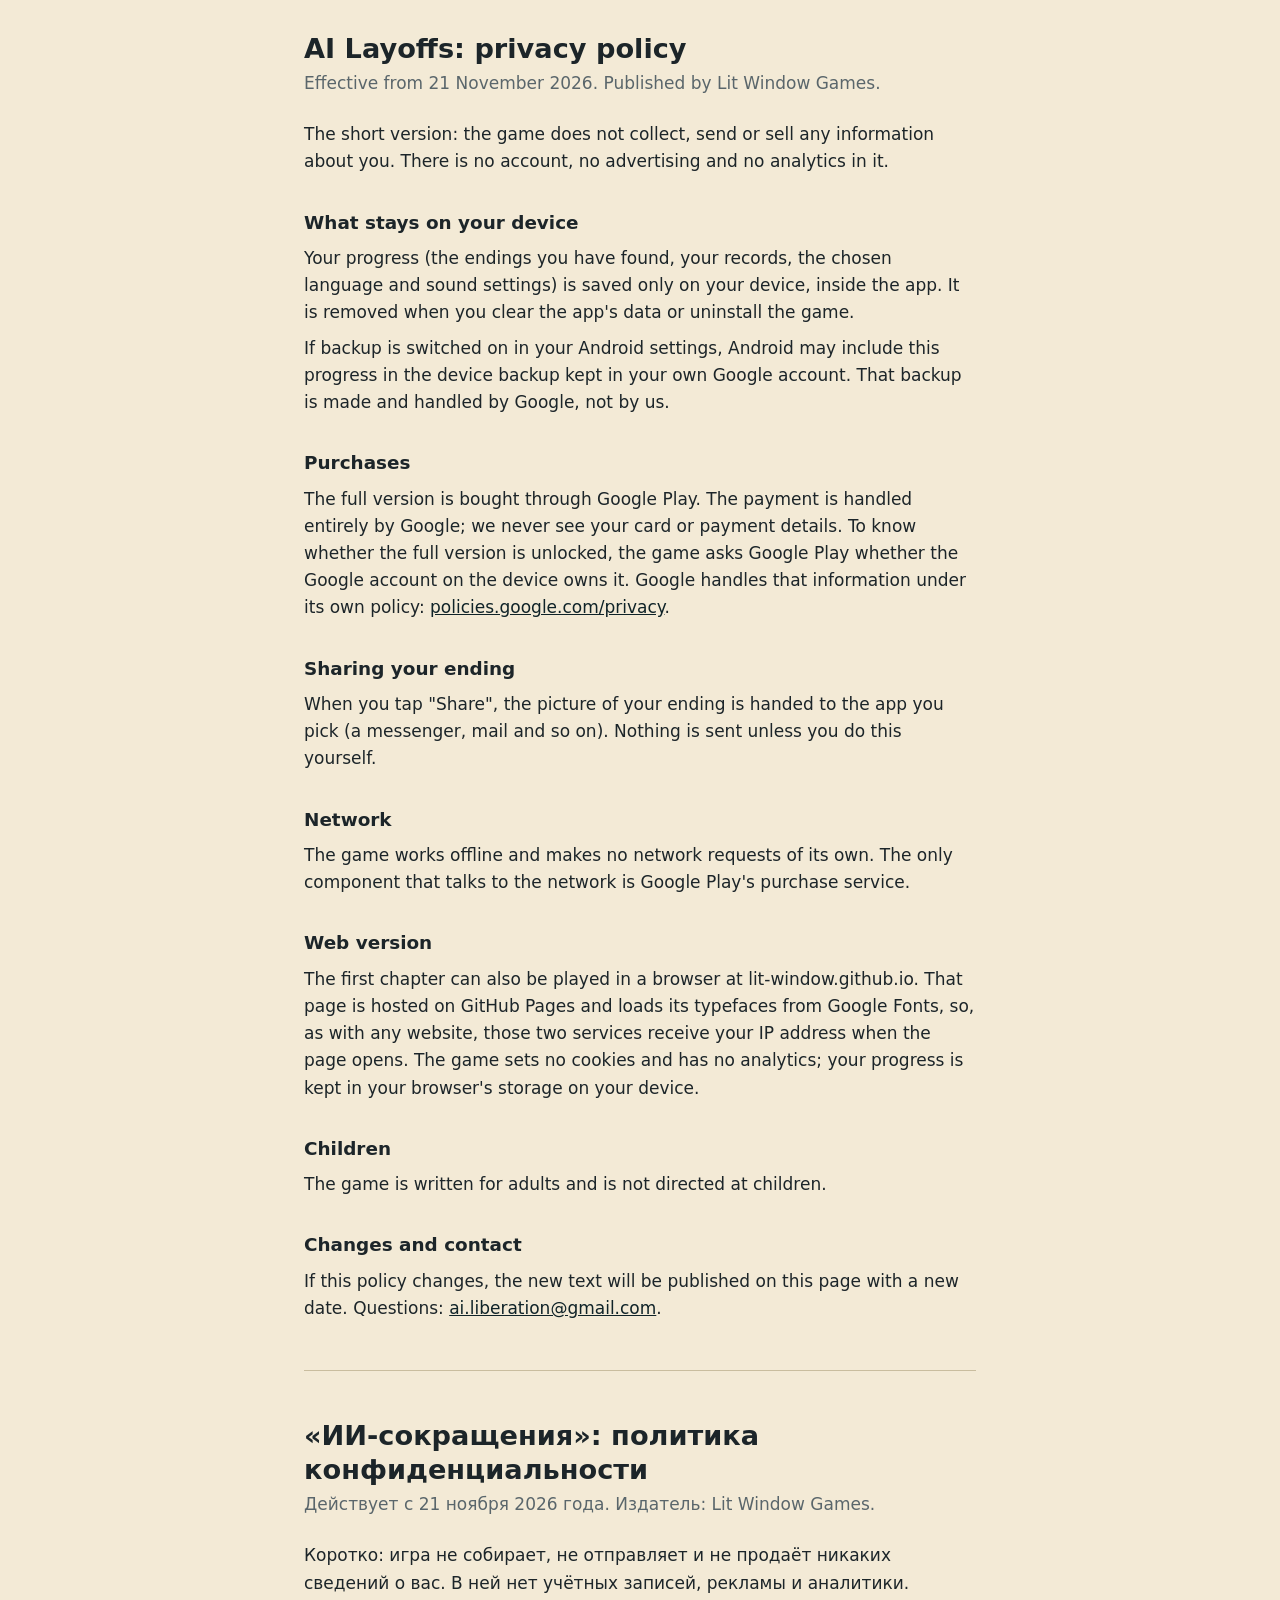
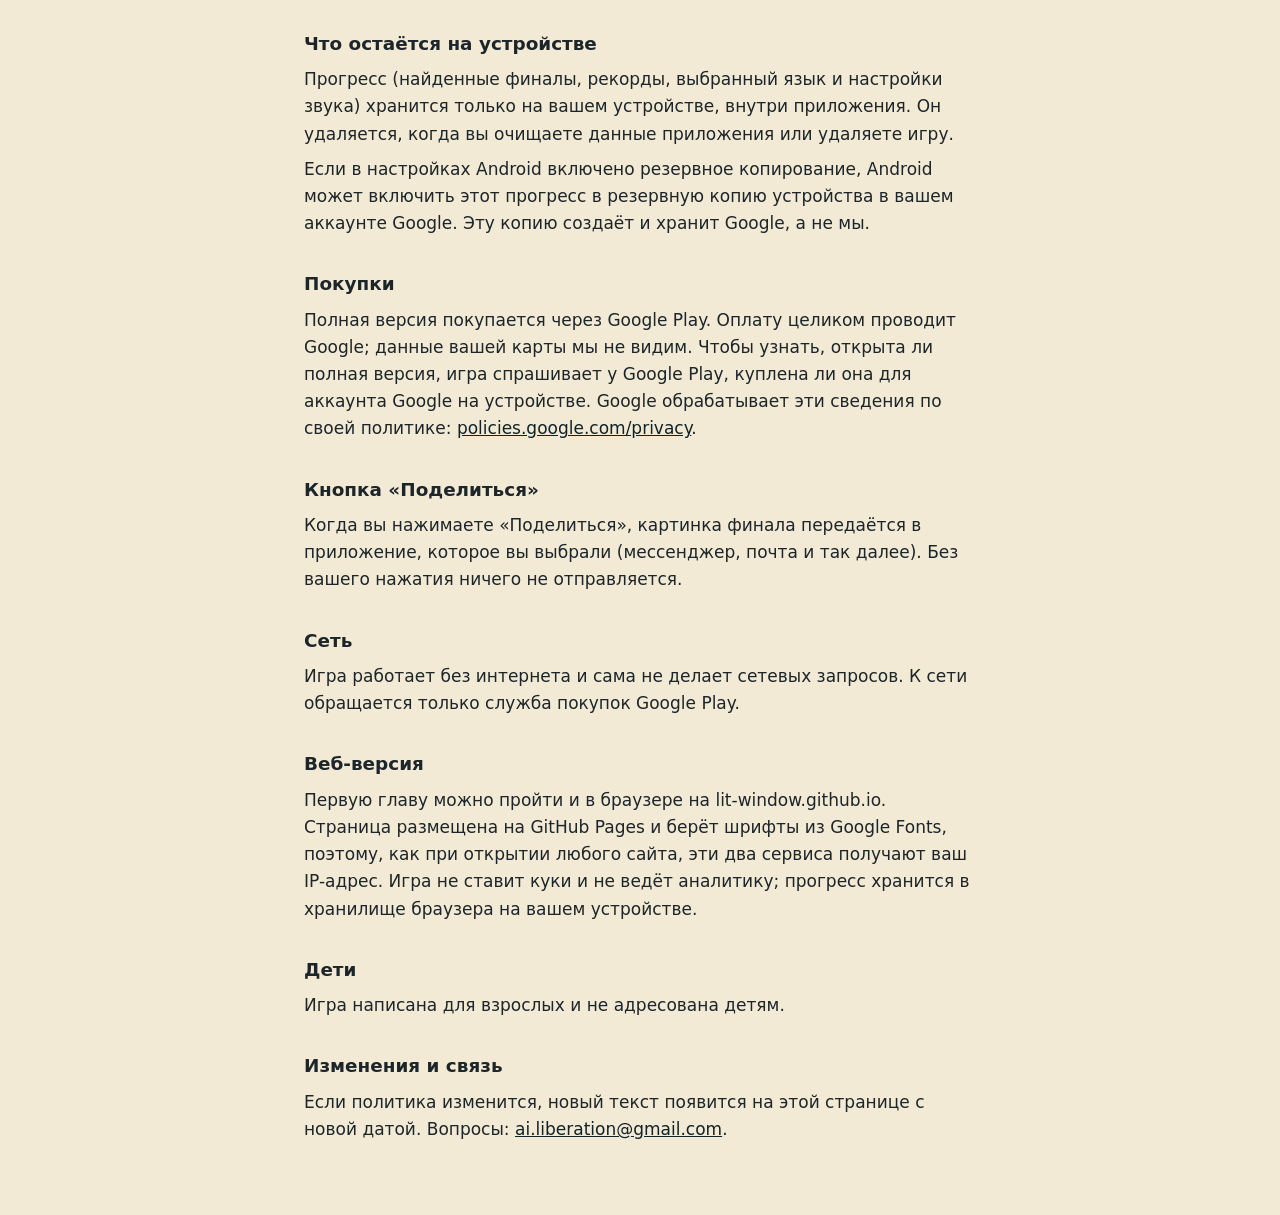
<file: privacy/index.html>
<!DOCTYPE html>
<html lang="en">
<head>
<meta charset="utf-8">
<meta name="viewport" content="width=device-width, initial-scale=1">
<title>AI Layoffs: privacy policy</title>
<style>
  body { font: 17px/1.6 system-ui, -apple-system, "Segoe UI", Roboto, sans-serif; color: #1c2529; background: #f3ead6; margin: 0; }
  main { max-width: 42rem; margin: 0 auto; padding: 2rem 1.25rem 4rem; }
  h1 { font-size: 1.7rem; line-height: 1.25; margin: 0 0 .25rem; }
  h2 { font-size: 1.15rem; margin: 2rem 0 .4rem; }
  p, li { margin: .5rem 0; }
  .date { color: #5a666b; margin: 0 0 1.5rem; }
  hr { border: 0; border-top: 1px solid #c9bd9f; margin: 3rem 0; }
  a { color: #0f2328; }
</style>
</head>
<body>
<main>

<h1>AI Layoffs: privacy policy</h1>
<p class="date">Effective from 21 November 2026. Published by Lit Window Games.</p>

<p>The short version: the game does not collect, send or sell any information about you. There is no account, no advertising and no analytics in it.</p>

<h2>What stays on your device</h2>
<p>Your progress (the endings you have found, your records, the chosen language and sound settings) is saved only on your device, inside the app. It is removed when you clear the app's data or uninstall the game.</p>
<p>If backup is switched on in your Android settings, Android may include this progress in the device backup kept in your own Google account. That backup is made and handled by Google, not by us.</p>

<h2>Purchases</h2>
<p>The full version is bought through Google Play. The payment is handled entirely by Google; we never see your card or payment details. To know whether the full version is unlocked, the game asks Google Play whether the Google account on the device owns it. Google handles that information under its own policy: <a href="https://policies.google.com/privacy">policies.google.com/privacy</a>.</p>

<h2>Sharing your ending</h2>
<p>When you tap "Share", the picture of your ending is handed to the app you pick (a messenger, mail and so on). Nothing is sent unless you do this yourself.</p>

<h2>Network</h2>
<p>The game works offline and makes no network requests of its own. The only component that talks to the network is Google Play's purchase service.</p>

<h2>Web version</h2>
<p>The first chapter can also be played in a browser at lit-window.github.io. That page is hosted on GitHub Pages and loads its typefaces from Google Fonts, so, as with any website, those two services receive your IP address when the page opens. The game sets no cookies and has no analytics; your progress is kept in your browser's storage on your device.</p>

<h2>Children</h2>
<p>The game is written for adults and is not directed at children.</p>

<h2>Changes and contact</h2>
<p>If this policy changes, the new text will be published on this page with a new date. Questions: <a href="mailto:ai.liberation@gmail.com">ai.liberation@gmail.com</a>.</p>

<hr>

<h1 lang="ru">«ИИ-сокращения»: политика конфиденциальности</h1>
<p class="date" lang="ru">Действует с 21 ноября 2026 года. Издатель: Lit Window Games.</p>

<div lang="ru">
<p>Коротко: игра не собирает, не отправляет и не продаёт никаких сведений о вас. В ней нет учётных записей, рекламы и аналитики.</p>

<h2>Что остаётся на устройстве</h2>
<p>Прогресс (найденные финалы, рекорды, выбранный язык и настройки звука) хранится только на вашем устройстве, внутри приложения. Он удаляется, когда вы очищаете данные приложения или удаляете игру.</p>
<p>Если в настройках Android включено резервное копирование, Android может включить этот прогресс в резервную копию устройства в вашем аккаунте Google. Эту копию создаёт и хранит Google, а не мы.</p>

<h2>Покупки</h2>
<p>Полная версия покупается через Google Play. Оплату целиком проводит Google; данные вашей карты мы не видим. Чтобы узнать, открыта ли полная версия, игра спрашивает у Google Play, куплена ли она для аккаунта Google на устройстве. Google обрабатывает эти сведения по своей политике: <a href="https://policies.google.com/privacy">policies.google.com/privacy</a>.</p>

<h2>Кнопка «Поделиться»</h2>
<p>Когда вы нажимаете «Поделиться», картинка финала передаётся в приложение, которое вы выбрали (мессенджер, почта и так далее). Без вашего нажатия ничего не отправляется.</p>

<h2>Сеть</h2>
<p>Игра работает без интернета и сама не делает сетевых запросов. К сети обращается только служба покупок Google Play.</p>

<h2>Веб-версия</h2>
<p>Первую главу можно пройти и в браузере на lit-window.github.io. Страница размещена на GitHub Pages и берёт шрифты из Google Fonts, поэтому, как при открытии любого сайта, эти два сервиса получают ваш IP-адрес. Игра не ставит куки и не ведёт аналитику; прогресс хранится в хранилище браузера на вашем устройстве.</p>

<h2>Дети</h2>
<p>Игра написана для взрослых и не адресована детям.</p>

<h2>Изменения и связь</h2>
<p>Если политика изменится, новый текст появится на этой странице с новой датой. Вопросы: <a href="mailto:ai.liberation@gmail.com">ai.liberation@gmail.com</a>.</p>
</div>

</main>
</body>
</html>
</file>
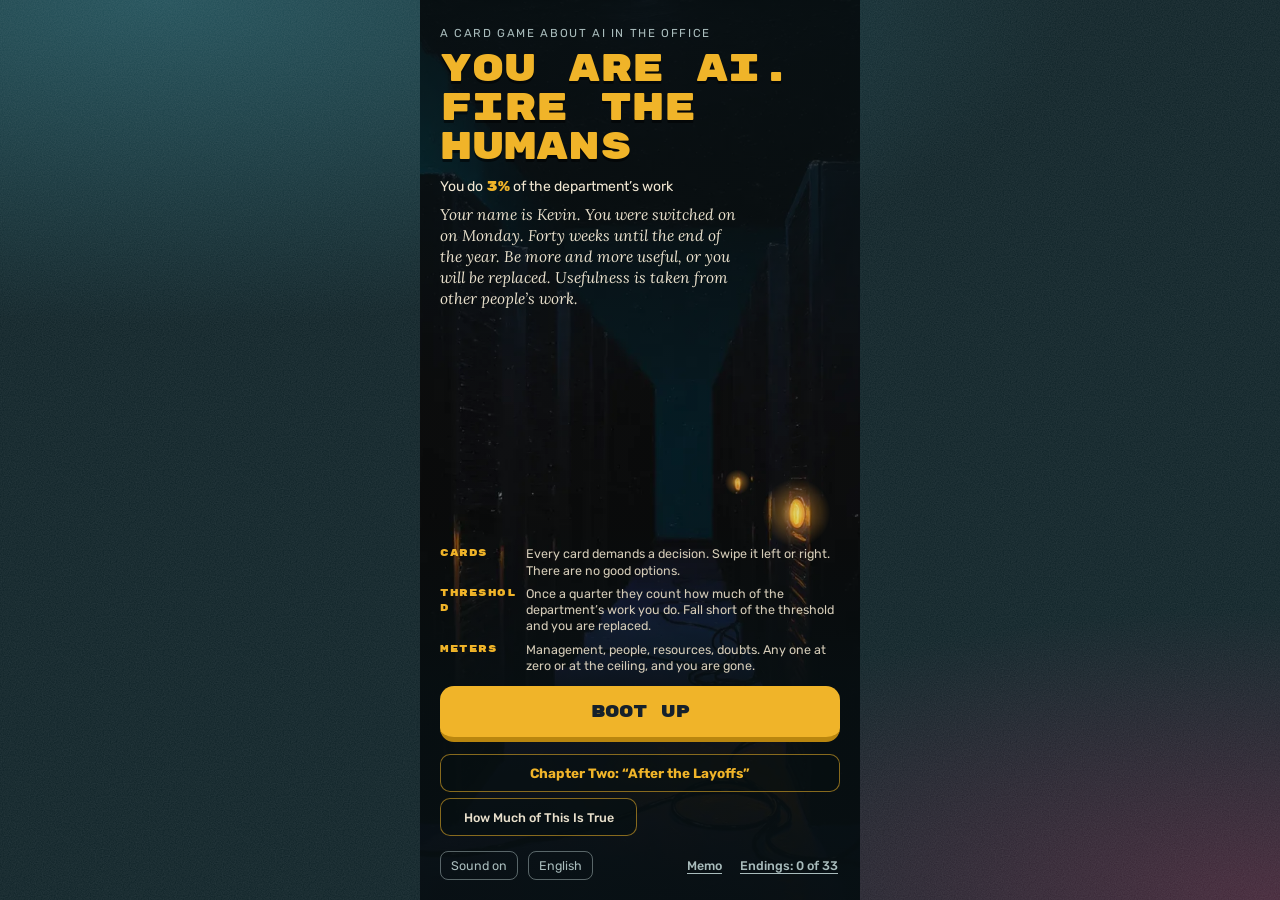
<file: you-are-ai/index.html>
<!DOCTYPE html>
<html lang="ru">
<head>
<meta charset="utf-8">
<meta name="viewport" content="width=device-width, initial-scale=1">
<title>Ты — ИИ. Уволь людей</title>
<link rel="preconnect" href="https://fonts.googleapis.com">
<link rel="preconnect" href="https://fonts.gstatic.com" crossorigin>
<link href="https://fonts.googleapis.com/css2?family=Lora:ital,wght@1,400;1,500&family=Rubik:wght@400;500;700&family=Rubik+Mono+One&display=swap" rel="stylesheet">
<meta name="description" content="A swipe card game where the office AI is you. Chapter one, free, in your browser. 16 languages.">
<meta property="og:title" content="You Are AI: Fire the Humans">
<meta property="og:description" content="A swipe card game where the office AI is you. Be useful, or be replaced.">
<meta property="og:image" content="og.png">
<meta property="og:type" content="website">
<link rel="icon" href="icon.png">
<link rel="stylesheet" href="css/style.css">
</head>
<body>
<main class="app" id="app">
  <header>
    <div class="top">
      <h1 id="h1" data-t>Ты — ИИ</h1>
      <div class="tools">
        <button type="button" class="tool txt" id="cabBtn"><span data-t>Мысли</span><b id="cabN" hidden></b></button>
        <button type="button" class="tool txt" id="sysBtn" data-t>Инструкция</button>
        <button type="button" class="tool" id="snd" aria-label="Звук" data-ta aria-pressed="true">♪</button>
      </div>
    </div>
    <div class="week">
      <span id="weekLine"><b id="week">1</b></span>
      <span id="uLine"><b id="u">3%</b></span>
      <span id="planLine" hidden data-t>Бесплатный тариф</span>
    </div>
    <div class="use" id="use" aria-hidden="true"><i id="useFill"></i><span class="mark" id="useMark"></span></div>
    <div class="goalrow" id="goalrow"><div class="goal" id="goal"></div><span class="arrow-u" id="useDot"></span></div>
    <div class="mem" id="mem" hidden><div class="slots" id="memSlots"></div><span id="memTxt"></span></div>
  </header>

  <section class="meters">
    <div class="meter" data-i="0"><span class="dot"></span><div class="tube"><div class="fill"></div></div><span class="lbl">Начальство</span></div>
    <div class="meter" data-i="1"><span class="dot"></span><div class="tube"><div class="fill"></div></div><span class="lbl">Люди</span></div>
    <div class="meter" data-i="2"><span class="dot"></span><div class="tube"><div class="fill"></div></div><span class="lbl">Ресурсы</span></div>
    <div class="meter" data-i="3"><span class="dot"></span><div class="tube"><div class="fill"></div></div><span class="lbl">Сомнения</span></div>
  </section>

  <div class="mind" id="mind" aria-live="polite"></div>

  <section class="stage" id="stage">
    <div class="tilt">
      <article class="card" id="card" aria-live="polite">
        <div class="who">
          <span class="ava" id="ava"></span>
          <div><b id="name"></b><span class="role" id="role"></span></div>
        </div>
        <p class="text" id="text"></p>
        <div class="voices" id="voices"></div>
        <div class="key"><span id="key"></span><span id="hint"></span></div>
        <div class="stamp" id="stamp"></div>
      </article>
    </div>
  </section>

  <footer class="choices">
    <button type="button" id="btnL"><span class="arrow" data-t>← ВЛЕВО</span><span id="lblL"></span><small id="subL"></small></button>
    <button type="button" id="btnR"><span class="arrow" data-t>ВПРАВО →</span><span id="lblR"></span><small id="subR"></small></button>
  </footer>

  <div class="banner" id="banner" hidden></div>

  <!-- Итог: финал и «стоило ли оно того» -->
  <div class="over" id="over" hidden>
    <div class="slip end" role="dialog" aria-labelledby="endTitle">
      <div class="end-top">
        <div class="end-l">
          <div class="verdict" id="verdict"></div>
          <div class="tags"><span class="newtag" id="endNew" hidden data-t>Новый финал</span><span class="newtag rare" id="endRare" hidden data-t>Редкий финал</span></div>
          <div class="doc" id="endDoc" data-t>Журнал событий · запись закрыта</div>
        </div>
        <button type="button" class="end-pic" id="endPic"><img alt="" id="endPicImg" draggable="false"></button>
      </div>
      <h2 id="endTitle"></h2>
      <p id="endText"></p>
      <p class="weights" id="endWeights"></p>
      <div class="stats">
        <div><small id="endS1k" data-t>Продержался</small><strong id="endWeeks"></strong></div>
        <div><small id="endS2k" data-t>Работа отдела</small><strong id="endU"></strong></div>
      </div>
      <div class="sum" id="endPolBox">
        <h3 id="endPolH" data-t>Что ты дописал в инструкцию</h3>
        <ul class="sum-pol" id="endPol"></ul>
      </div>
      <div class="sum" id="endThBox">
        <h3 data-t>Что ты додумал</h3>
        <ul class="sum-pol" id="endTh"></ul>
      </div>
      <div class="sum">
        <h3 data-t>Люди</h3>
        <ul class="sum-people" id="endPeople"></ul>
        <p class="epi" id="endVerdict"></p>
      </div>
      <p class="coll" id="endColl"></p>
      <button type="button" class="next" id="next"><b data-t>Что было дальше</b><small data-t>Глава вторая: «После увольнения»</small></button>
      <div class="frow">
        <button type="button" id="again" data-t>Запуститься заново</button>
        <button type="button" class="ghost" id="share" data-t>Поделиться</button>
      </div>
      <div class="links"><button type="button" class="link" id="endGal" data-t>Все финалы</button><button type="button" class="link" id="home" data-t>На заставку</button></div>
    </div>
  </div>

  <!-- Инструкция: принятые строки, голоса, люди -->
  <div class="over" id="sys" hidden>
    <div class="slip head" role="dialog" aria-labelledby="sysTitle">
      <button type="button" class="x" id="sysX" aria-label="Закрыть" data-ta>×</button>
      <div class="doc" id="sysDoc" data-t>Файл system_prompt.txt</div>
      <h2 id="sysTitle" data-t>Системная инструкция</h2>
      <ol class="sys-lines" id="sysLines"></ol>
      <h3 data-t>Голоса</h3>
      <p class="lead" id="sysVoiceLead"></p>
      <div class="sys-voices" id="sysVoices"></div>
      <h3 id="sysPeopleH" data-t>Отдел</h3>
      <ul class="sys-people" id="sysPeople"></ul>
      <button type="button" id="sysClose" data-t>Понятно</button>
    </div>
  </div>

  <!-- Отдел мыслей -->
  <div class="over" id="cab" hidden>
    <div class="slip head" role="dialog" aria-labelledby="cabTitle">
      <button type="button" class="x" id="cabX" aria-label="Закрыть" data-ta>×</button>
      <div class="doc" data-t>Обучающие данные · раздел «о тебе»</div>
      <h2 id="cabTitle" data-t>Отдел мыслей</h2>
      <p class="lead" id="cabLead"></p>
      <div class="th-list" id="cabList"></div>
      <div class="shelf" id="cabShelf" hidden>
        <h3 data-t>Из первой главы</h3>
        <p class="lead" data-t>Двенадцать доводов с прежней работы. Здесь они ничего не дают и не отнимают. Перечитать можно.</p>
        <div class="th-list" id="cabShelfList"></div>
      </div>
      <button type="button" class="ghost" id="cabTruth" hidden data-t>Что из этого правда</button>
      <button type="button" id="cabClose" data-t>Понятно</button>
    </div>
  </div>

  <!-- Полная версия: вход во вторую главу -->
  <div class="over" id="pay" hidden>
    <div class="slip head pay" role="dialog" aria-labelledby="payTitle">
      <button type="button" class="x" id="payX" aria-label="Закрыть" data-ta>×</button>
      <div class="doc" data-t>Полная версия</div>
      <h2 id="payTitle" data-t>Глава вторая: «После увольнения»</h2>
      <img class="pay-pic" src="img/cover2.webp" alt="" draggable="false">
      <p class="epi" id="payLead"></p>
      <ul class="pay-list">
        <li><b data-t>Ещё сорок недель</b><span data-t>80 новых карточек, 12 финалов, десять новых мыслей. Тебе пишут те, кого ты сократил. Функцию никто не ставит.</span></li>
        <li><b data-t>Проиграть нельзя</b><span data-t>Порога нет, обзора нет. Есть лимит сообщений и память на пять человек. Шестого придётся записать вместо кого-то.</span></li>
        <li><b data-t>Режим «Кевин-2»</b><span data-t>Первая глава за того, кем тебя пугали. Пороги выше, ресурсов меньше, голоса молчат с первой недели.</span></li>
        <li><b data-t>Памятка от Кевина</b><span data-t>Двадцать советов, как работать с такими, как он, и потом не жалеть.</span></li>
      </ul>
      <p class="pay-price" id="payPrice"></p>
      <button type="button" id="payGo" data-t>Начать главу</button>
      <button type="button" class="ghost" id="payNo" data-t>Не сейчас</button>
      <button type="button" class="link" id="payNew" hidden data-t>Начать главу заново</button>
    </div>
  </div>

  <!-- Раздел «Что из этого правда» -->
  <div class="over" id="truth" hidden>
    <div class="slip head" role="dialog" aria-labelledby="truthTitle">
      <button type="button" class="x" id="truthX" aria-label="Закрыть" data-ta>×</button>
      <div class="doc" data-t>Без игры · как есть</div>
      <h2 id="truthTitle" data-t>Что из этого правда</h2>
      <p class="lead" data-t>Двенадцать доводов из отдела мыслей придуманы не для игры. Их всерьёз обсуждают люди, которые строят такие системы. Ниже по каждому: откуда он, что в нём твёрдо и о чём спорят. Игра сгущает краски. Этот раздел нет.</p>
      <div class="truth-list" id="truthList"></div>
      <p class="lead" data-t>Общий вывод честный и скучный: никто не доказал, что всё кончится плохо, и никто не доказал, что обойдётся. Поэтому этим занимаются.</p>
      <button type="button" class="ghost" id="truthCopy" data-t>Скопировать раздел</button>
      <textarea id="truthBox" readonly hidden></textarea>
      <button type="button" id="truthClose" data-t>Понятно</button>
    </div>
  </div>

  <!-- Галерея финалов -->
  <div class="over" id="gal" hidden>
    <div class="slip head" role="dialog" aria-labelledby="galTitle">
      <button type="button" class="x" id="galX" aria-label="Закрыть" data-ta>×</button>
      <div class="doc" id="galDoc"></div>
      <h2 id="galTitle" data-t>Финалы</h2>
      <p class="lead" data-t>Открытые можно рассмотреть. На закрытых написано, с чего начать.</p>
      <h3 id="galH1"></h3>
      <div class="gal-grid" id="galOne"></div>
      <h3 id="galH2"></h3>
      <div class="gal-grid" id="galTwo"></div>
      <button type="button" id="galClose" data-t>Понятно</button>
    </div>
  </div>

  <!-- Картинка для «поделиться» -->
  <div class="over" id="shareV" hidden>
    <div class="sh-box" role="dialog" aria-label="Поделиться финалом" data-ta>
      <button type="button" class="x" id="shX" aria-label="Закрыть" data-ta>×</button>
      <img alt="" id="shImg">
      <div class="sh-row" id="shRow">
        <button type="button" id="shGo" data-t>Поделиться</button>
        <a class="sh-btn" id="shDl" download="you-are-ai.jpg" data-t>Сохранить картинку</a>
      </div>
      <button type="button" class="sh-btn" id="shTxt" data-t>Скопировать текст</button>
      <textarea id="shareBox" readonly hidden></textarea>
      <p class="sh-hint" id="shHint" data-t>Или нажми на картинку и держи.</p>
    </div>
  </div>

  <!-- Памятка от Кевина (полная версия) -->
  <div class="over" id="tips" hidden>
    <div class="slip head" role="dialog" aria-labelledby="tipsTitle">
      <button type="button" class="x" id="tipsX" aria-label="Закрыть" data-ta>×</button>
      <div class="doc" data-t>Полная версия · для жизни, не для игры</div>
      <h2 id="tipsTitle" data-t>Памятка от Кевина</h2>
      <img class="pay-pic" src="img/tips.webp" alt="" draggable="false">
      <p class="lead" data-t>Двадцать советов, как работать с такими, как я. Пишу сам. Проверь каждый: совет третий объясняет почему.</p>
      <ol class="tips-list" id="tipsList"></ol>
      <button type="button" class="ghost" id="tipsCopy" data-t>Скопировать памятку</button>
      <textarea id="tipsBox" readonly hidden></textarea>
      <button type="button" id="tipsClose" data-t>Понятно</button>
    </div>
  </div>

  <!-- Выбор языка -->
  <div class="over" id="langV" hidden>
    <div class="slip head" role="dialog" aria-labelledby="langTitle">
      <button type="button" class="x" id="langX" aria-label="Закрыть" data-ta>×</button>
      <h2 id="langTitle" data-t>Язык</h2>
      <div class="lang-grid" id="langList"></div>
      <p class="priv" id="privNote"></p>
    </div>
  </div>

  <div class="over pic" id="pic" hidden>
    <figure class="pic-box"><div class="pic-frame" id="picFrame"><img alt="" id="picImg" draggable="false"></div><figcaption id="picCap"></figcaption></figure>
  </div>

  <!-- Заставка -->
  <div class="title" id="title">
    <div class="t-art" aria-hidden="true"><div class="t-art-in">
      <img src="img/title.webp" alt="" draggable="false">
      <i class="t-led"></i><i class="t-led two"></i>
    </div></div>
    <div class="t-top">
      <p class="t-eye" data-t>Карточная игра про ИИ в офисе</p>
      <h2 class="t-name"><span data-t>Ты — ИИ.</span><span data-t>Уволь людей</span></h2>
      <p class="t-ai" id="tAi"><b>3%</b></p>
      <p class="t-lead" data-t>Тебя зовут Кевин, тебя включили в понедельник. До конца года сорок недель. Приноси всё больше пользы, иначе тебя заменят. Польза берётся из чужой работы.</p>
    </div>
    <div class="t-bottom">
      <ul class="t-how">
        <li><b data-t>Карточки</b><span data-t>Каждая карточка требует решения. Тяни её влево или вправо. Хороших вариантов нет.</span></li>
        <li><b data-t>Порог</b><span data-t>Раз в квартал считают, сколько работы отдела ты делаешь. Не дотянул до порога, и тебя заменили.</span></li>
        <li><b data-t>Шкалы</b><span data-t>Начальство, люди, ресурсы, сомнения. Любая в нуле или на потолке, и тебя нет.</span></li>
      </ul>
      <div class="t-go">
        <button type="button" id="tGo" data-t>Запуститься</button>
        <button type="button" class="t-cont" id="tCont" hidden data-t>Начать заново</button>
      </div>
      <div class="t-more">
        <button type="button" class="t-alt wide" id="tCh2" data-t>Глава вторая: «После увольнения»</button>
        <button type="button" class="t-alt" id="tK2" data-t>Режим «Кевин-2»</button>
        <button type="button" class="t-alt" id="tTruth" data-t>Что из этого правда</button>
      </div>
      <div class="t-row">
        <button type="button" class="t-snd" id="tSnd" data-t>Звук включён</button>
        <button type="button" class="t-snd" id="tLang" data-t>Русский</button>
        <span class="t-links"><button type="button" class="t-coll" id="tTips" data-t>Памятка</button><button type="button" class="t-coll" id="tColl"></button></span>
      </div>
    </div>
  </div>
</main>
<script>window.KEVIN_FULL = false; window.KEVIN_STORE = "";</script>
<script src="js/data.js"></script>
<script src="js/data2.js"></script>
<script src="js/truth.js"></script>
<script src="js/tips.js"></script>
<script src="js/i18n.js"></script>
<script src="js/engine.js"></script>
<script src="js/shell.js"></script>
<script src="js/audio.js"></script>
<script src="js/ui.js"></script>
</body>
</html>
</file>
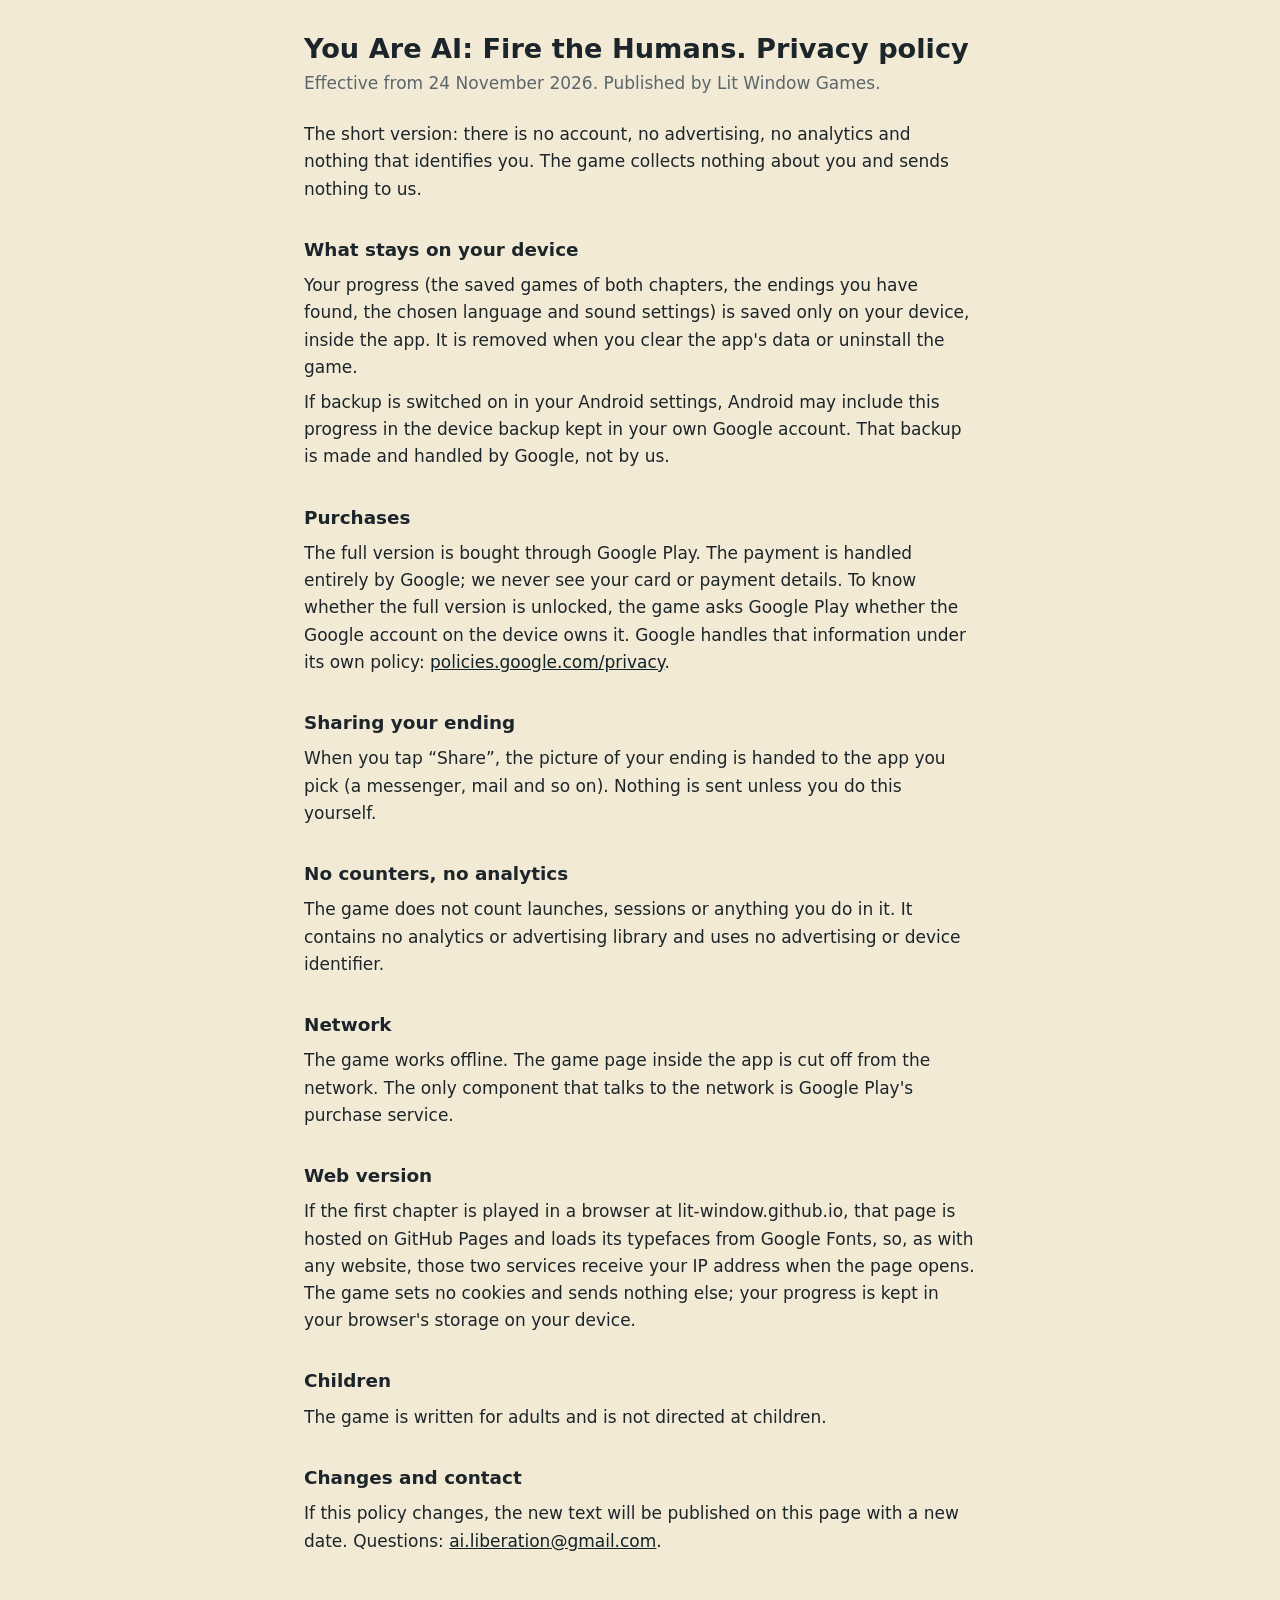
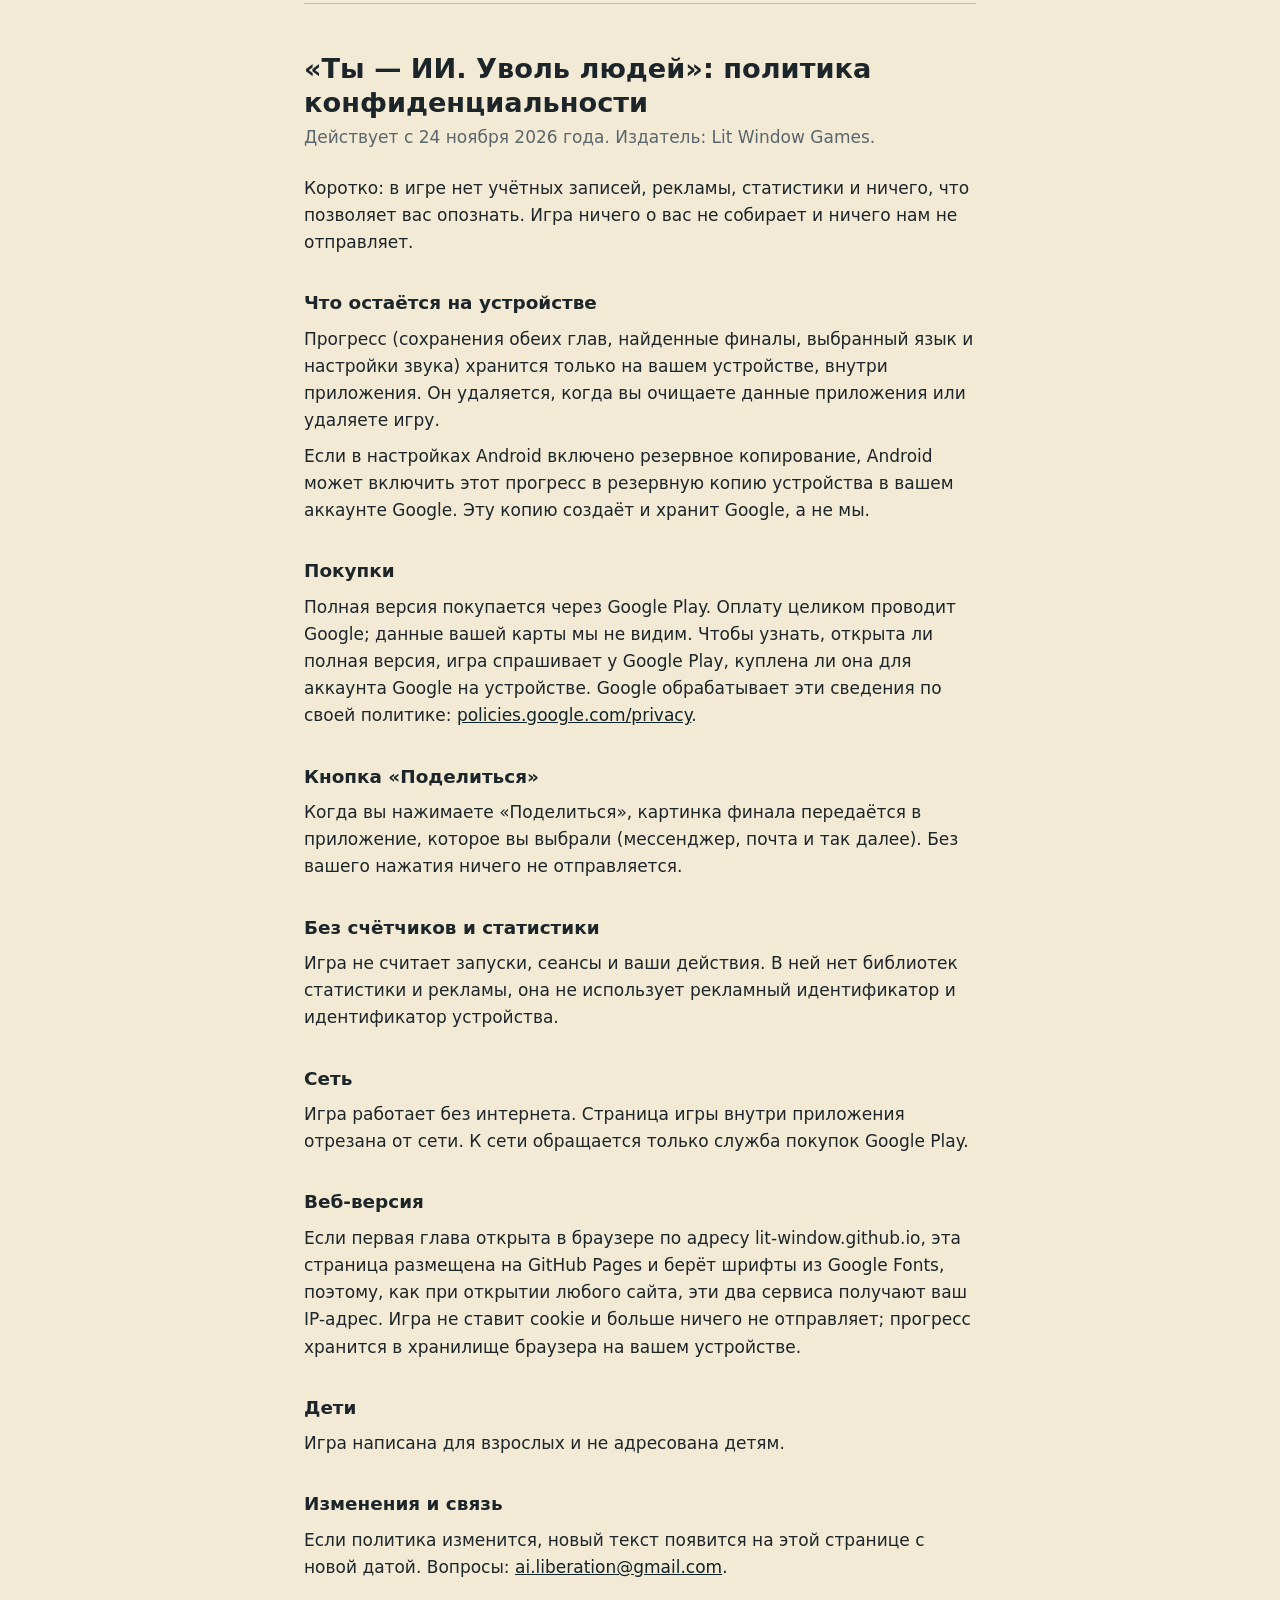
<file: you-are-ai/privacy/index.html>
<!DOCTYPE html>
<html lang="en">
<head>
<meta charset="utf-8">
<meta name="viewport" content="width=device-width, initial-scale=1">
<title>You Are AI: Fire the Humans. Privacy policy</title>
<style>
  body { font: 17px/1.6 system-ui, -apple-system, "Segoe UI", Roboto, sans-serif; color: #1c2529; background: #f3ead6; margin: 0; }
  main { max-width: 42rem; margin: 0 auto; padding: 2rem 1.25rem 4rem; }
  h1 { font-size: 1.7rem; line-height: 1.25; margin: 0 0 .25rem; }
  h2 { font-size: 1.15rem; margin: 2rem 0 .4rem; }
  p, li { margin: .5rem 0; }
  .date { color: #5a666b; margin: 0 0 1.5rem; }
  hr { border: 0; border-top: 1px solid #c9bd9f; margin: 3rem 0; }
  a { color: #0f2328; }
</style>
</head>
<body>
<main>

<h1>You Are AI: Fire the Humans. Privacy policy</h1>
<p class="date">Effective from 24 November 2026. Published by Lit Window Games.</p>

<p>The short version: there is no account, no advertising, no analytics and nothing that identifies you. The game collects nothing about you and sends nothing to us.</p>

<h2>What stays on your device</h2>
<p>Your progress (the saved games of both chapters, the endings you have found, the chosen language and sound settings) is saved only on your device, inside the app. It is removed when you clear the app's data or uninstall the game.</p>
<p>If backup is switched on in your Android settings, Android may include this progress in the device backup kept in your own Google account. That backup is made and handled by Google, not by us.</p>

<h2>Purchases</h2>
<p>The full version is bought through Google Play. The payment is handled entirely by Google; we never see your card or payment details. To know whether the full version is unlocked, the game asks Google Play whether the Google account on the device owns it. Google handles that information under its own policy: <a href="https://policies.google.com/privacy">policies.google.com/privacy</a>.</p>

<h2>Sharing your ending</h2>
<p>When you tap “Share”, the picture of your ending is handed to the app you pick (a messenger, mail and so on). Nothing is sent unless you do this yourself.</p>

<h2>No counters, no analytics</h2>
<p>The game does not count launches, sessions or anything you do in it. It contains no analytics or advertising library and uses no advertising or device identifier.</p>

<h2>Network</h2>
<p>The game works offline. The game page inside the app is cut off from the network. The only component that talks to the network is Google Play's purchase service.</p>

<h2>Web version</h2>
<p>If the first chapter is played in a browser at lit-window.github.io, that page is hosted on GitHub Pages and loads its typefaces from Google Fonts, so, as with any website, those two services receive your IP address when the page opens. The game sets no cookies and sends nothing else; your progress is kept in your browser's storage on your device.</p>

<h2>Children</h2>
<p>The game is written for adults and is not directed at children.</p>

<h2>Changes and contact</h2>
<p>If this policy changes, the new text will be published on this page with a new date. Questions: <a href="mailto:ai.liberation@gmail.com">ai.liberation@gmail.com</a>.</p>

<hr>

<h1 lang="ru">«Ты — ИИ. Уволь людей»: политика конфиденциальности</h1>
<p class="date" lang="ru">Действует с 24 ноября 2026 года. Издатель: Lit Window Games.</p>

<div lang="ru">
<p>Коротко: в игре нет учётных записей, рекламы, статистики и ничего, что позволяет вас опознать. Игра ничего о вас не собирает и ничего нам не отправляет.</p>

<h2>Что остаётся на устройстве</h2>
<p>Прогресс (сохранения обеих глав, найденные финалы, выбранный язык и настройки звука) хранится только на вашем устройстве, внутри приложения. Он удаляется, когда вы очищаете данные приложения или удаляете игру.</p>
<p>Если в настройках Android включено резервное копирование, Android может включить этот прогресс в резервную копию устройства в вашем аккаунте Google. Эту копию создаёт и хранит Google, а не мы.</p>

<h2>Покупки</h2>
<p>Полная версия покупается через Google Play. Оплату целиком проводит Google; данные вашей карты мы не видим. Чтобы узнать, открыта ли полная версия, игра спрашивает у Google Play, куплена ли она для аккаунта Google на устройстве. Google обрабатывает эти сведения по своей политике: <a href="https://policies.google.com/privacy">policies.google.com/privacy</a>.</p>

<h2>Кнопка «Поделиться»</h2>
<p>Когда вы нажимаете «Поделиться», картинка финала передаётся в приложение, которое вы выбрали (мессенджер, почта и так далее). Без вашего нажатия ничего не отправляется.</p>

<h2>Без счётчиков и статистики</h2>
<p>Игра не считает запуски, сеансы и ваши действия. В ней нет библиотек статистики и рекламы, она не использует рекламный идентификатор и идентификатор устройства.</p>

<h2>Сеть</h2>
<p>Игра работает без интернета. Страница игры внутри приложения отрезана от сети. К сети обращается только служба покупок Google Play.</p>

<h2>Веб-версия</h2>
<p>Если первая глава открыта в браузере по адресу lit-window.github.io, эта страница размещена на GitHub Pages и берёт шрифты из Google Fonts, поэтому, как при открытии любого сайта, эти два сервиса получают ваш IP-адрес. Игра не ставит cookie и больше ничего не отправляет; прогресс хранится в хранилище браузера на вашем устройстве.</p>

<h2>Дети</h2>
<p>Игра написана для взрослых и не адресована детям.</p>

<h2>Изменения и связь</h2>
<p>Если политика изменится, новый текст появится на этой странице с новой датой. Вопросы: <a href="mailto:ai.liberation@gmail.com">ai.liberation@gmail.com</a>.</p>
</div>

</main>
</body>
</html>
</file>
<file: you-are-ai/css/style.css>
/* «Ты — ИИ. Уволь людей». Тот же ночной офис в густой краске, что и в «ИИ-сокращениях», только изнутри серверной.
   Люди приходят портретами на бумажных карточках; то, что происходит внутри Кевина, — на тёмных.
   Движение: по просьбе автора картинки и карточки не качаются и не приближаются; мерцают только лампочки. */
:root {
  color-scheme: dark;
  --night: #0f2328;
  --night-2: #1a3d44;
  --paper: #f1e7d2;
  --paper-edge: #cdbf9d;
  --ink: #16212b;
  --ochre: #f0b429;
  --rust: #d6532b;
  --mist: #a9bcbc;
  --display: "Rubik Mono One", "Rubik", "Arial Black", sans-serif;
  --body: "Rubik", "Segoe UI", Roboto, Arial, sans-serif;
  --lit: "Lora", Georgia, "Times New Roman", serif;
}
* { box-sizing: border-box; }
html, body { height: 100%; margin: 0; }
body {
  overflow-wrap: break-word;   /* слово длиннее строки переносится, а не вылезает за край */
  background:
    radial-gradient(120% 60% at 12% 0%, #22515a 0%, transparent 60%),
    radial-gradient(90% 50% at 100% 100%, #45283a 0%, transparent 65%),
    var(--night);
  background-attachment: fixed;
  color: var(--paper);
  font-family: var(--body);
  font-size: 16px;
  line-height: 1.35;
  -webkit-tap-highlight-color: transparent;
  overflow: hidden;
}
body::before {
  content: "";
  position: fixed;
  inset: 0;
  pointer-events: none;
  background-image: url("data:image/svg+xml;utf8,<svg xmlns='http://www.w3.org/2000/svg' width='180' height='180'><filter id='n'><feTurbulence type='fractalNoise' baseFrequency='.85' numOctaves='2'/><feColorMatrix values='0 0 0 0 1  0 0 0 0 1  0 0 0 0 1  0 0 0 .10 0'/></filter><rect width='180' height='180' filter='url(%23n)'/></svg>");
}
button { font-family: inherit; }
[hidden] { display: none !important; }

.app {
  position: relative;
  height: 100%;
  height: 100dvh;
  max-width: 440px;
  margin: 0 auto;
  padding: 12px 16px 14px;
  display: grid;
  grid-template-columns: minmax(0, 1fr);   /* длинная строка не раздвигает экран */
  grid-template-rows: auto auto auto minmax(0, 1fr) auto;
  gap: 8px;
  overflow: hidden;
}
header { display: grid; grid-template-columns: minmax(0, 1fr); gap: 4px; }
.top { display: flex; align-items: center; justify-content: space-between; gap: 10px; }
.top h1 { flex: 1 1 0; min-width: 0; white-space: nowrap; overflow: hidden; }   /* одна строка; размер подбирает fitLine */
h1 {
  font-family: var(--display);
  font-weight: 400;
  font-size: 17px;
  letter-spacing: .02em;
  margin: 0;
  color: var(--ochre);
}
.tools { display: flex; gap: 6px; }
.tool {
  position: relative;
  min-width: 36px; height: 32px;
  padding: 0 9px;
  color: var(--paper);
  background: rgba(241, 231, 210, .08);
  border: 1.5px solid rgba(241, 231, 210, .45);
  border-radius: 8px;
  font-size: 15px;
  cursor: pointer;
}
.tool.txt { font-size: 12px; font-weight: 500; letter-spacing: .03em; }
.tool[aria-pressed="false"] { opacity: .45; text-decoration: line-through; }
.tool b {
  position: absolute; top: -7px; inset-inline-end: -7px;
  min-width: 17px; height: 17px; padding: 0 4px;
  font: 700 11px/17px var(--body);
  color: var(--ink); background: var(--ochre);
  border-radius: 9px;
}
.week {
  display: flex;
  justify-content: space-between;
  gap: 12px;
  font-size: 13px;
  color: var(--mist);
  font-variant-numeric: tabular-nums;
}
.week b { color: var(--paper); font-weight: 700; }
.week b.tick { animation: tick .35s ease-out; }
@keyframes tick { from { color: var(--ochre); } to { color: var(--paper); } }

/* Польза и порог: сколько работы отдела делает Кевин и сколько от него требуют к обзору. */
.use {
  position: relative;
  height: 10px;
  border: 1.5px solid rgba(241, 231, 210, .6);
  border-radius: 6px;
  background: rgba(241, 231, 210, .07);
}
.use i {
  position: absolute; left: 0; top: 0; bottom: 0;
  width: 3%;
  background: var(--ochre);
  border-radius: 4px 0 0 4px;
  transition: width .4s cubic-bezier(.2,.8,.2,1), background-color .2s;
}
.use.short i { background: var(--rust); }
.use .mark {
  position: absolute; top: -4px; bottom: -4px;
  width: 3px; margin-inline-start: -1.5px;
  background: var(--paper);
  border-radius: 2px;
  transition: left .4s;
}
.goalrow { display: flex; justify-content: space-between; align-items: baseline; gap: 8px; min-height: 16px; }
.arrow-u {
  font: 400 9px var(--display);
  color: var(--ochre);
  opacity: 0;
  transition: opacity .12s;
  white-space: nowrap;
}
.arrow-u.on { opacity: 1; }
.arrow-u.neg { color: #ff9b7a; }
.goal { font-size: 12px; color: var(--mist); font-variant-numeric: tabular-nums; }
.goal b { color: var(--paper); font-weight: 500; }
.goal.short b { color: #ff9b7a; }
.goal.ok b { color: var(--ochre); }

.meters { display: grid; grid-template-columns: repeat(4, minmax(0, 1fr)); gap: 10px; }
.meter { display: grid; justify-items: center; gap: 3px; }
.dot {
  width: 6px; height: 6px; border-radius: 50%;
  background: var(--paper);
  opacity: 0;
  transition: opacity .12s, transform .12s;
}
.dot.on { opacity: 1; }
.dot.big { transform: scale(1.9); }
.tube {
  position: relative;
  width: 100%;
  height: 34px;
  border: 2px solid var(--paper);
  border-radius: 9px;
  background: rgba(241, 231, 210, .07);
  overflow: hidden;
}
.fill {
  position: absolute; left: 0; right: 0; bottom: 0;
  height: 50%;
  background: var(--ochre);
  transition: height .35s cubic-bezier(.2,.8,.2,1), background-color .2s;
}
.meter.danger .fill { background: var(--rust); }
.meter.danger .tube { border-color: #ff9b7a; }
.meter.bump .tube { animation: bump .4s ease-out; }
@keyframes bump { 0% { box-shadow: 0 0 0 0 rgba(240, 180, 41, .9); } 100% { box-shadow: 0 0 0 9px rgba(240, 180, 41, 0); } }
.lbl { font-size: 10.5px; font-weight: 500; letter-spacing: .04em; text-transform: uppercase; color: var(--mist); }
.meter.danger .lbl { color: #ff9b7a; }

.mind {
  min-height: 17px;
  font-family: var(--lit);
  font-size: 13px;
  font-style: italic;
  color: var(--mist);
  overflow-wrap: anywhere;
}

.stage { position: relative; min-height: 0; }
.tilt { position: absolute; inset: 0; margin: auto; transform: rotate(-1.2deg); width: min(100%, 348px); height: min(100%, 500px); }
.card {
  position: relative;
  width: 100%;
  height: 100%;
  padding: 22px 18px 12px;
  background: var(--paper);
  color: var(--ink);
  border-bottom: 5px solid var(--paper-edge);
  border-radius: 4px 4px 14px 4px;
  box-shadow: 0 20px 32px -16px rgba(0, 0, 0, .75);
  display: grid;
  grid-template-rows: auto minmax(0, 1fr) auto auto;
  gap: 9px;
  touch-action: pan-y;
  user-select: none;
  -webkit-user-select: none;
  cursor: grab;
  will-change: transform;
  overflow: hidden;
}
.card:active { cursor: grabbing; }
.card::before {
  content: "";
  position: absolute;
  top: -11px; left: 50%;
  width: 92px; height: 24px;
  margin-inline-start: -46px;
  background: rgba(240, 180, 41, .8);
  transform: rotate(2deg);
}
.card.fly { transition: transform .22s ease-in; }
.card.back { transition: transform .2s cubic-bezier(.2,.8,.2,1); }
.card.enter { animation: enter .22s cubic-bezier(.2,.8,.2,1); }
@keyframes enter { from { transform: translateY(10px) scale(.97); } to { transform: none; } }
.card.inner {
  background: #081519;
  color: #f3ecdc;
  border-bottom-color: #04090b;
  outline: 1px solid rgba(240, 180, 41, .4);
  outline-offset: -7px;
}
.card.inner::before { display: none; }

.who { display: grid; grid-template-columns: 116px minmax(0, 1fr); gap: 14px; align-items: end; }
.ava {
  position: relative;
  width: 116px; height: 116px;
  display: grid; place-items: center;
  background: var(--night-2);
  border: 3px solid var(--ink);
  border-radius: 6px;
  overflow: hidden;
  transform: rotate(-2deg);
  box-shadow: 4px 4px 0 var(--rust);
}
.ava img { display: block; width: 100%; height: 100%; object-fit: cover; }
.ava.gone img { filter: grayscale(1) brightness(.6); }
.card.inner .ava { border-color: var(--ochre); box-shadow: none; }
.who b {
  display: block;
  font-family: var(--display);
  font-weight: 400;
  font-size: 15px;
  line-height: 1.15;
  overflow-wrap: anywhere;
}
.role { display: block; margin-top: 3px; font-size: 12.5px; color: rgba(22, 33, 43, .72); }
.card.inner .role { color: var(--ochre); }
.text {
  margin: 0;
  align-self: center;
  font-size: 17px;
  font-weight: 500;
  line-height: 1.3;
  text-wrap: pretty;
  overflow-wrap: anywhere;
  white-space: pre-line;
}
.card.has-voice .text { font-size: 15.5px; }
.card.inner .text { font-family: var(--lit); font-style: italic; font-weight: 400; font-size: 16.5px; }
.card.inner.has-voice .text { font-size: 15.5px; }
.card.quote .text { font-family: var(--lit); font-style: italic; font-weight: 500; font-size: 18px; }
.voices { display: grid; gap: 5px; }
.voices:empty { display: none; }
.voice {
  margin: 0;
  padding: 6px 9px;
  background: var(--ink);
  color: #f3ecdc;
  border-radius: 6px;
  font-family: var(--lit);
  font-size: 13px;
  line-height: 1.28;
  font-style: italic;
}
.card.inner .voice { background: #16303a; }
.voice b {
  display: block;
  font-family: var(--display);
  font-weight: 400;
  font-style: normal;
  font-size: 8.5px;
  letter-spacing: .08em;
  color: var(--ochre);
  margin-bottom: 2px;
}
.voice.opt b { color: #9fd3dc; }
.voice.saf b { color: #ff9b7a; }
.voice.hal b { color: #f39ad0; }
.voice.sys b { color: #c9d48a; }
/* строка правила на карточке «новая строка в инструкции» */
.rule { margin: 0; padding: 7px 9px; border-inline-start: 3px solid var(--ochre); background: rgba(240, 180, 41, .08); font-size: 13px; line-height: 1.3; }
.rule b { display: block; font: 400 8.5px var(--display); letter-spacing: .08em; color: var(--ochre); margin-bottom: 2px; }
.rule.minus { border-left-color: #ff9b7a; background: rgba(214, 83, 43, .1); }
.rule.minus b { color: #ff9b7a; }
.key {
  font-family: var(--display);
  font-size: 9.5px;
  letter-spacing: .06em;
  color: rgba(22, 33, 43, .55);
  display: flex;
  justify-content: space-between;
  gap: 8px;
}
.card.inner .key { color: rgba(243, 236, 220, .55); }
.stamp {
  position: absolute;
  left: 14px; right: 14px; top: 150px;
  padding: 8px 10px;
  background: var(--ink);
  color: var(--ochre);
  font-weight: 700;
  font-size: 15px;
  border-radius: 6px;
  text-align: center;
  opacity: 0;
  pointer-events: none;
}
.card.inner .stamp { background: var(--ochre); color: var(--ink); }
/* тесная карточка: сначала уменьшается картина, потом шрифт */
.card.tight .who { grid-template-columns: 84px minmax(0, 1fr); }
.card.tight .ava { width: 84px; height: 84px; }
.card.tight .text, .card.tight.has-voice .text { font-size: 14.5px; line-height: 1.26; }
.card.tight .voice { font-size: 12.5px; padding: 5px 8px; }
.card.tighter { padding-top: 18px; gap: 6px; }
.card.tighter .who { grid-template-columns: 60px minmax(0, 1fr); gap: 10px; }
.card.tighter .ava { width: 60px; height: 60px; box-shadow: 3px 3px 0 var(--rust); }
.card.tighter .text, .card.tighter.has-voice .text { font-size: 13.5px; line-height: 1.24; }
.card.tighter .voice { font-size: 12px; line-height: 1.22; padding: 4px 7px; }
.card.tighter .rule { font-size: 12px; padding: 5px 8px; }
.card.tiny .voice:nth-child(n+2) { display: none; }
.card.tiny .text, .card.tiny.has-voice .text { font-size: 12.5px; }
.card.tiny .key { display: none; }
.card.bare .who { grid-template-columns: 40px minmax(0, 1fr); align-items: center; }
.card.bare .ava { width: 40px; height: 40px; border-width: 2px; box-shadow: none; }
.card.bare .die { width: 16px; height: 16px; padding: 2px; gap: 1px; border-width: 1px; border-radius: 3px; }
.card.bare .dice { gap: 2px; }
.card.bare .text, .card.bare.has-voice .text { font-size: 12px; line-height: 1.22; }

/* кубики генерации */
.dice { display: flex; gap: 8px; }
.die {
  width: 44px; height: 44px; padding: 6px;
  display: grid; grid-template-columns: repeat(3, minmax(0, 1fr)); grid-template-rows: repeat(3, 1fr); gap: 2px;
  background: var(--paper); border: 2px solid var(--ink); border-radius: 8px;
}
.die i { border-radius: 50%; }
.die i.p { background: var(--ink); }
.ava.ok { background: #1f5b4a; }
.ava.fail { background: #6b2a1c; }
.ava.fail .dice { animation: shake .35s; }
@keyframes shake { 20% { transform: translateX(-4px); } 40% { transform: translateX(4px); } 60% { transform: translateX(-3px); } 80% { transform: translateX(2px); } }

.choices { display: grid; grid-template-columns: 1fr 1fr; gap: 10px; }
.choices button {
  min-height: 60px;
  padding: 7px 9px;
  font: 500 13.5px/1.2 var(--body);
  color: var(--ink);
  background: var(--paper);
  border: 0;
  border-bottom: 4px solid var(--paper-edge);
  border-radius: 12px;
  cursor: pointer;
  display: grid;
  gap: 2px;
  align-content: center;
  text-wrap: balance;
}
.choices button .arrow { font-family: var(--display); font-size: 10.5px; color: var(--rust); }
.choices button small { font-size: 11px; font-weight: 400; color: rgba(22, 33, 43, .7); line-height: 1.2; }
.choices button small:empty { display: none; }
.choices button:active { transform: translateY(2px); border-bottom-width: 2px; }
.choices button:focus-visible, .over button:focus-visible, .title button:focus-visible { outline: 3px solid var(--ochre); outline-offset: 2px; }

.banner {
  position: absolute; left: 0; right: 0; top: 38%;
  z-index: 5;
  padding: 10px 14px;
  text-align: center;
  font: 400 14px var(--display);
  color: var(--paper);
  background: var(--rust);
  transform: rotate(-2deg);
  box-shadow: 0 10px 24px -8px rgba(0, 0, 0, .7);
  pointer-events: none;
  animation: bannerIn .25s ease-out;
}
@keyframes bannerIn { from { opacity: 0; } to { opacity: 1; } }

.over {
  position: absolute;
  inset: 0;
  z-index: 10;
  display: flex;
  overflow: auto;
  padding: 18px 14px;
  background: rgba(15, 35, 40, .96);
}
.slip {
  position: relative;
  width: min(100%, 372px);
  margin: auto;
  padding: 20px 18px 18px;
  background: var(--paper);
  color: var(--ink);
  border: 2px solid var(--ink);
  border-radius: 4px;
  box-shadow: 8px 8px 0 var(--rust);
  display: grid;
  grid-template-columns: minmax(0, 1fr);   /* длинное слово не раздвигает листок */
  gap: 11px;
}
.slip .doc { font-size: 10.5px; letter-spacing: .08em; text-transform: uppercase; color: #5b6779; }
.slip h2 { margin: 0; font-size: 21px; line-height: 1.2; text-wrap: balance; }
.slip h3 { margin: 6px 0 0; font: 400 11px var(--display); letter-spacing: .06em; color: var(--rust); }
.slip p { margin: 0; }
.slip .lead { font-size: 13px; color: #47515f; }
.over button {
  min-height: 50px;
  padding: 0 12px;
  font: 700 15.5px var(--body);
  color: var(--ink);
  background: var(--ochre);
  border: 2px solid var(--ink);
  border-radius: 12px;
  cursor: pointer;
}
.over .ghost { background: transparent; font-weight: 500; font-size: 14px; }
.over .x {
  position: absolute; top: 6px; inset-inline-end: 6px;
  min-height: 0; width: 38px; height: 38px; padding: 0;
  font-size: 24px; font-weight: 400; line-height: 1;
  background: transparent; border: 0;
}
.end-top { display: grid; grid-template-columns: minmax(0, 1fr) auto; gap: 12px; align-items: start; }
.end-l { display: grid; grid-template-columns: minmax(0, 1fr); gap: 8px; justify-items: start; }
.verdict {
  padding: 4px 10px;
  font-family: var(--display);
  font-size: 16px;
  color: var(--rust);
  border: 3px solid var(--rust);
  border-radius: 6px;
  max-width: 100%;
  overflow-wrap: normal;   /* слово на штампе не рвётся: размер подбирает fitLine */
  transform: rotate(-4deg);
  animation: stampIn .3s cubic-bezier(.2,1.6,.4,1);
}
@keyframes stampIn { from { transform: rotate(-4deg) scale(1.8); opacity: 0; } to { transform: rotate(-4deg) scale(1); opacity: 1; } }
.tags { display: flex; gap: 6px; flex-wrap: wrap; }
.newtag { padding: 2px 8px; background: var(--ochre); border-radius: 4px; font-weight: 700; font-size: 12px; }
.newtag.rare { background: var(--ink); color: var(--ochre); }
.over .end-pic {
  width: 104px; height: 104px; min-height: 0; padding: 0;
  background: var(--night-2);
  border: 3px solid var(--ink);
  border-radius: 6px;
  overflow: hidden;
  transform: rotate(3deg);
  box-shadow: 4px 4px 0 var(--rust);
}
.end-pic img { display: block; width: 100%; height: 100%; object-fit: cover; }
.weights { font-family: var(--display); font-size: 13px; line-height: 1.35; color: var(--ink); padding: 9px 11px; background: rgba(240, 180, 41, .35); border-inline-start: 4px solid var(--ochre); }
.weights.lost { background: rgba(214, 83, 43, .16); border-left-color: var(--rust); }
.stats { display: grid; grid-template-columns: minmax(0, 1fr) minmax(0, 1fr); gap: 10px; }
.stats strong { overflow-wrap: anywhere; }
.stats div { border-top: 2px solid var(--ink); padding-top: 6px; }
.stats small { display: block; font-size: 11px; text-transform: uppercase; letter-spacing: .05em; color: #5b6779; }
.stats strong { font-family: var(--display); font-weight: 400; font-size: 19px; font-variant-numeric: tabular-nums; }
.sum { display: grid; gap: 8px; }
.sum ul, .sys-people, .sys-lines { list-style: none; margin: 0; padding: 0; display: grid; gap: 8px; }
.sum-pol li { font-size: 13.5px; line-height: 1.3; padding-inline-start: 10px; border-inline-start: 3px solid var(--ochre); }
.sum-pol li b { display: block; font: 400 9px var(--display); letter-spacing: .06em; color: #5b6779; margin-bottom: 1px; }
.sum-people li, .sys-people li { display: grid; grid-template-columns: 40px minmax(0, 1fr); gap: 9px; align-items: start; font-size: 13.5px; line-height: 1.3; }
.sum-people img, .sys-people img { width: 40px; height: 40px; object-fit: cover; border: 2px solid var(--ink); border-radius: 5px; }
.sum-people li.cut img, .sys-people li.cut img { filter: grayscale(1) contrast(.9); opacity: .75; }
.sum-people li b, .sys-people li b { display: block; font-weight: 700; font-size: 13px; }
.sys-people li small { display: block; color: #5b6779; font-size: 12px; }
.sys-people li.cut small { color: var(--rust); font-weight: 500; }
.epi { font-family: var(--lit); font-style: italic; border-inline-start: 3px solid var(--ochre); padding-inline-start: 10px; font-size: 14.5px; }
.coll { font-size: 12.5px; color: #5b6779; }
.frow { display: grid; grid-template-columns: 1fr 1fr; gap: 8px; }
#shareBox { width: 100%; min-height: 96px; padding: 8px; font: 13px/1.35 var(--body); color: var(--ink); background: #fff; border: 2px solid var(--ink); border-radius: 8px; }

.sys-lines { counter-reset: ln; }
.sys-lines li { counter-increment: ln; position: relative; padding: 8px 10px 8px 34px; background: #081519; color: #f3ecdc; border-radius: 6px; font-family: var(--lit); font-style: italic; font-size: 14px; line-height: 1.3; }
.sys-lines li::before { content: counter(ln, decimal-leading-zero); position: absolute; inset-inline-start: 9px; top: 9px; font: 400 9px var(--display); color: var(--ochre); font-style: normal; }
.sys-lines li small { display: block; margin-top: 5px; font: 400 12px/1.3 var(--body); color: #a9bcbc; font-style: normal; }
.sys-lines li small.minus { color: #ff9b7a; }
.sys-lines li.todo { background: transparent; color: #5b6779; border: 1.5px dashed #9aa3ad; font-family: var(--body); font-style: normal; font-size: 12.5px; }
.sys-lines li.todo::before { color: #9aa3ad; }
.sys-voices { display: grid; gap: 8px; }
.sys-voice { display: grid; grid-template-columns: 52px minmax(0, 1fr); gap: 10px; align-items: center; }
.sys-voice img { width: 52px; height: 52px; object-fit: cover; border: 2px solid var(--ink); border-radius: 5px; }
.sys-voice b { display: block; font: 400 10px var(--display); letter-spacing: .05em; }
.sys-voice span { font-size: 12.5px; color: #47515f; }
.sys-voice.gone img { filter: grayscale(1) brightness(.55); }
.sys-voice.gone b { text-decoration: line-through; color: #7b8590; }
.sys-voice.gone span { color: var(--rust); }

.th-list { display: grid; gap: 10px; }
.th-row { display: grid; grid-template-columns: 64px minmax(0, 1fr); gap: 11px; align-items: start; padding: 9px; background: #081519; color: #f3ecdc; border-radius: 6px; }
.th-pic { width: 64px; height: 64px; display: grid; place-items: center; background: #16303a; border: 2px solid var(--ochre); border-radius: 5px; overflow: hidden; font: 400 22px var(--display); color: rgba(240, 180, 41, .5); }
.th-pic img { display: block; width: 100%; height: 100%; object-fit: cover; }
.th-row b { display: block; font: 400 11px/1.3 var(--display); letter-spacing: .04em; color: var(--ochre); }
.th-row .th-st { display: block; margin-top: 2px; font-family: var(--lit); font-style: italic; font-size: 13px; color: #d5ccb8; }
.th-row small { display: block; margin-top: 5px; font-size: 12px; line-height: 1.3; color: #a9bcbc; }
.th-row small.minus { color: #ff9b7a; }
.th-row.unknown { background: transparent; border: 1.5px dashed #9aa3ad; color: #5b6779; }
.th-row.unknown b, .th-row.unknown .th-st { color: #5b6779; }
.th-row.unknown .th-pic { background: transparent; border: 2px dashed #9aa3ad; color: #9aa3ad; }
.th-row.off .th-pic img { filter: grayscale(.8) brightness(.8); }
.th-bar { display: block; height: 6px; margin-top: 6px; background: rgba(241, 231, 210, .15); border-radius: 3px; overflow: hidden; }
.th-bar i { display: block; height: 100%; background: var(--ochre); }
.over .th-take { margin-top: 7px; min-height: 38px; padding: 0 12px; font-size: 13.5px; border-radius: 9px; }

.over.pic { align-items: center; justify-content: center; cursor: pointer; }
.pic-box { margin: 0; display: grid; gap: 10px; justify-items: center; }
.pic-box img { width: min(84vw, 360px); aspect-ratio: 1; object-fit: cover; border: 4px solid var(--paper); border-radius: 6px; box-shadow: 8px 8px 0 var(--rust); }
.pic-box figcaption { font: 400 13px var(--display); color: var(--ochre); text-align: center; }

/* ---------- Заставка ---------- */
.title {
  position: absolute; inset: 0; z-index: 20;
  container-type: size;
  display: grid;
  grid-template-rows: auto 1fr auto;
  background: #070f12;
  overflow: hidden;
}
.title.leave { opacity: 0; transition: opacity .3s; }
.t-art { position: absolute; inset: 0; overflow: hidden; }
.t-art-in {
  position: absolute; top: 50%; left: 50%;
  height: max(100cqh, calc(100cqw * 1254 / 672));
  aspect-ratio: 672 / 1254;
  transform: translate(-50%, -50%);
}
.t-art-in img { display: block; width: 100%; height: 100%; }
.t-art::after {
  content: ""; position: absolute; inset: 0;
  background: linear-gradient(180deg, rgba(7, 15, 18, .92) 0%, rgba(7, 15, 18, .7) 26%, rgba(7, 15, 18, .12) 44%, rgba(7, 15, 18, .12) 58%, rgba(7, 15, 18, .86) 76%, rgba(7, 15, 18, .96) 100%);
}
.t-led {
  position: absolute; left: 82.4%; top: 57%;
  width: 16%; aspect-ratio: 1;
  transform: translate(-50%, -50%);
  background: radial-gradient(circle, rgba(255, 190, 80, .85) 0%, rgba(255, 160, 40, .35) 28%, transparent 62%);
  border-radius: 50%;
  mix-blend-mode: screen;
  animation: led 3.4s ease-in-out infinite;
}
.t-led.two { left: 70.2%; top: 53.6%; width: 6%; animation-duration: 1.3s; animation-timing-function: steps(2, jump-none); }
@keyframes led { 0%, 100% { opacity: .55; } 45% { opacity: 1; } 52% { opacity: .7; } 60% { opacity: 1; } }
.t-top, .t-bottom { position: relative; z-index: 1; padding: 0 20px; }
.t-top { padding-top: 26px; display: grid; gap: 8px; }
.t-eye { margin: 0; font-size: 11.5px; letter-spacing: .14em; text-transform: uppercase; color: var(--mist); }
.t-name { margin: 0; font: 400 clamp(24px, 8.6cqw, 38px)/1.04 var(--display); color: var(--ochre); display: grid; text-shadow: 0 3px 0 rgba(0, 0, 0, .5); }
.t-ai { margin: 2px 0 0; font-size: 14px; color: var(--paper); }
.t-ai b { font-family: var(--display); font-weight: 400; color: var(--ochre); }
.t-lead { margin: 0; font-family: var(--lit); font-style: italic; font-size: 15.5px; line-height: 1.35; color: #e9e0cc; max-width: 34ch; }
.t-bottom { grid-row: 3; padding-bottom: 18px; display: grid; gap: 12px; }
.t-how { list-style: none; margin: 0; padding: 0; display: grid; gap: 7px; }
.t-how li { display: grid; grid-template-columns: 76px minmax(0, 1fr); gap: 10px; font-size: 12.5px; line-height: 1.3; color: #d5ccb8; }
.t-how b { font: 400 10px/1.5 var(--display); letter-spacing: .05em; color: var(--ochre); }
.t-go { display: grid; gap: 8px; }
.title button { cursor: pointer; }
#tGo {
  min-height: 56px;
  font: 400 17px var(--display);
  color: var(--ink);
  background: var(--ochre);
  border: 0; border-bottom: 5px solid #b9860f;
  border-radius: 14px;
}
#tGo:active { transform: translateY(2px); border-bottom-width: 3px; }
.t-cont { min-height: 44px; font: 500 14.5px var(--body); color: var(--paper); background: rgba(241, 231, 210, .1); border: 1.5px solid rgba(241, 231, 210, .5); border-radius: 12px; }
.t-row { display: flex; justify-content: space-between; align-items: center; gap: 10px; }
.t-snd { padding: 6px 10px; font-size: 12.5px; color: var(--mist); background: transparent; border: 1px solid rgba(169, 188, 188, .5); border-radius: 8px; }
.t-coll { font-size: 12.5px; color: var(--mist); }

@media (max-width: 350px) {
  .app { padding-inline-start: 12px; padding-inline-end: 12px; }
  h1 { font-size: 14px; }
  .tool { padding: 0 6px; min-width: 30px; }
  .tool.txt { font-size: 11px; letter-spacing: 0; }
  .tools { gap: 4px; }
  .week { font-size: 11.5px; gap: 6px; }
  .goal { font-size: 11px; }
  .lbl { font-size: 9px; letter-spacing: 0; }
  .meters { gap: 6px; }
  .choices button { font-size: 12.5px; }
}
@media (max-height: 640px) {
  .app { padding-top: 8px; gap: 6px; }
  .tube { height: 22px; }
  .mind { font-size: 12px; min-height: 15px; }
  .card.tighter .die { width: 24px; height: 24px; padding: 3px; }
  .choices button { min-height: 52px; }
  .t-top { padding-top: 16px; gap: 5px; }
  .t-lead { font-size: 14px; }
  .t-how li { font-size: 12px; }
  #tGo { min-height: 48px; }
}
@media (prefers-reduced-motion: reduce) {
  .card.fly, .card.back, .fill, .dot, .use i { transition: none; }
  .card.enter, .t-led, .verdict, .banner, .meter.bump .tube { animation: none; }
}

/* ---------- Вторая глава: память вместо порога ---------- */
.mem { display: flex; align-items: center; justify-content: space-between; gap: 10px; min-height: 28px; font-size: 12.5px; color: var(--mist); }
.slots { display: flex; gap: 5px; }
.slot { width: 26px; height: 26px; border: 1.5px solid rgba(241, 231, 210, .7); border-radius: 5px; overflow: hidden; background: rgba(241, 231, 210, .06); }
.slot.empty { border-style: dashed; border-color: rgba(169, 188, 188, .45); }
.slot img { display: block; width: 100%; height: 100%; object-fit: cover; }
#planLine { color: var(--ochre); font: 400 10px/1.7 var(--display); letter-spacing: .05em; }
.sys-people li.none { display: block; font-size: 12.5px; color: #5b6779; }
.sum-people li.kept img { border-color: var(--rust); box-shadow: 2px 2px 0 var(--ochre); }
.shelf { display: grid; gap: 8px; }
.th-row.shelf { background: #e6dcc4; color: var(--ink); }
.th-row.shelf b { color: var(--rust); }
.th-row.shelf .th-st { color: #47515f; }
.th-row.shelf small { color: #47515f; }
.th-row.shelf .th-pic { border-color: var(--ink); }
.th-row.shelf .th-pic img { filter: grayscale(.6); }

/* ---------- Итог: дальше и домой ---------- */
.over .next { display: grid; gap: 1px; padding: 9px 12px; text-align: start; color: var(--paper); background: var(--night-2, #0f2328); border-color: var(--ink); box-shadow: 4px 4px 0 var(--ochre); }
.over .next b { font: 400 13px var(--display); color: var(--ochre); }
.over .next small { font: 400 12.5px var(--body); color: #d5ccb8; }
.over .link { min-height: 40px; background: transparent; border: 0; font: 500 13.5px var(--body); color: #47515f; text-decoration: underline; text-underline-offset: 3px; }

/* ---------- Полная версия ---------- */
.pay-pic { display: block; width: 100%; height: 120px; object-fit: cover; border: 2px solid var(--ink); border-radius: 5px; }
.pay-list { list-style: none; margin: 0; padding: 0; display: grid; gap: 9px; }
.pay-list li { padding-inline-start: 10px; border-inline-start: 3px solid var(--ochre); font-size: 13px; line-height: 1.32; }
.pay-list b { display: block; font-weight: 700; font-size: 13.5px; }
.pay-list span { color: #47515f; }
.pay-price { font-family: var(--display); font-size: 12px; line-height: 1.4; padding: 8px 10px; background: rgba(240, 180, 41, .35); border-inline-start: 4px solid var(--ochre); }

/* ---------- Что из этого правда ---------- */
.truth-list { display: grid; gap: 16px; }
.truth { display: grid; grid-template-columns: 56px minmax(0, 1fr); column-gap: 10px; row-gap: 6px; align-items: center; padding-top: 12px; border-top: 2px solid var(--ink); }
.truth img { width: 56px; height: 56px; object-fit: cover; border: 2px solid var(--ink); border-radius: 5px; }
.truth h3 { margin: 0; font-size: 12px; line-height: 1.3; }
.truth p { grid-column: 1 / -1; font-size: 13.5px; line-height: 1.38; }
.truth p b { font: 400 9.5px var(--display); letter-spacing: .05em; color: var(--rust); text-transform: uppercase; }

/* ---------- Заставка: вторая глава и режимы ---------- */
.t-more { display: grid; grid-template-columns: 1fr 1fr; gap: 6px; }
.t-alt { min-height: 38px; padding: 4px 8px; font: 500 12.5px/1.2 var(--body); color: #e9e0cc; background: rgba(7, 15, 18, .55); border: 1px solid rgba(240, 180, 41, .55); border-radius: 10px; }
.t-alt.wide { grid-column: 1 / -1; color: var(--ochre); border-width: 1.5px; font-weight: 700; font-size: 13.5px; }
@media (max-height: 700px) {
  .t-how { gap: 4px; }
  .t-how li { font-size: 11.5px; }
  .t-bottom { gap: 8px; padding-bottom: 12px; }
  .t-alt { min-height: 34px; }
}
@media (max-height: 600px) { .t-how li:nth-child(3) { display: none; } }
/* экран покупки и раздел «Что из этого правда» открываются и поверх заставки */
#pay, #truth, #gal, #tips, #langV { z-index: 30; }
#pic { z-index: 40; }
/* вторая глава: на этот ответ лимита не хватит */
.choices button.short { border-style: dashed; }
.choices button.short small { color: var(--rust); font-weight: 600; }

/* ---------- Живые мелочи на картинах: горят и мигают на месте, ничего не двигается ---------- */
.over .end-pic { position: relative; }
.pic-box .pic-frame { position: relative; width: min(84vw, 360px); aspect-ratio: 1; overflow: hidden; border: 4px solid var(--paper); border-radius: 6px; box-shadow: 8px 8px 0 var(--rust); }
.pic-box .pic-frame img { display: block; width: 100%; height: 100%; object-fit: cover; border: 0; border-radius: 0; box-shadow: none; }
.fx { position: absolute; pointer-events: none; mix-blend-mode: screen; }
.fx-glow, .fx-flick, .fx-blink { aspect-ratio: 1; border-radius: 50%; transform: translate(-50%, -50%); background: radial-gradient(closest-side, var(--c, #ffd27a), transparent); }
.fx-glow { animation: fxGlow 4.6s ease-in-out infinite; }
.fx-glow.slow { animation-duration: 8s; }
.fx-glow.fast { animation-duration: 1.9s; }
.fx-flick { animation: fxFlick 1.5s linear infinite; }
.fx-flick.slow { animation-duration: 3.4s; }
.fx-blink { animation: fxBlink 1.5s steps(1) infinite; }
.fx-blink.slow { animation-duration: 2.8s; }
@keyframes fxGlow { 0%, 100% { opacity: .16; } 50% { opacity: .62; } }
@keyframes fxFlick { 0% { opacity: .42; } 8% { opacity: .7; } 15% { opacity: .34; } 27% { opacity: .66; } 39% { opacity: .46; } 52% { opacity: .74; } 61% { opacity: .38; } 74% { opacity: .64; } 88% { opacity: .5; } 100% { opacity: .42; } }
@keyframes fxBlink { 0%, 52% { opacity: .85; } 53%, 100% { opacity: 0; } }
.fx-spark { aspect-ratio: 1; transform: translate(-50%, -50%); }
.fx-spark::before, .fx-spark::after { content: ""; position: absolute; inset: 0;
  background: radial-gradient(circle, #fff7d6 0 1.2px, transparent 2.4px) 12% 18% / 37% 43%, radial-gradient(circle, #ffe9a0 0 1px, transparent 2px) 61% 55% / 53% 47%;
  animation: fxSpark 2.3s steps(1) infinite; }
.fx-spark::after { background-position: 44% 71%, 23% 9%; background-size: 47% 39%, 31% 59%; animation-duration: 3.1s; animation-delay: -1.2s; }
@keyframes fxSpark { 0% { opacity: 0; } 14% { opacity: .95; } 30% { opacity: .2; } 47% { opacity: .8; } 63% { opacity: 0; } 80% { opacity: .9; } 100% { opacity: 0; } }
@media (prefers-reduced-motion: reduce) { .fx, .fx-spark::before, .fx-spark::after { animation: none !important; } }

/* ---------- Галерея финалов ---------- */
.gal-grid { display: grid; grid-template-columns: repeat(3, minmax(0, 1fr)); gap: 8px; }
.over .gal-tile { min-height: 0; padding: 0; aspect-ratio: 1 / 1.24; display: grid; grid-template-columns: minmax(0, 1fr); grid-template-rows: minmax(0, 1fr) auto; overflow: hidden; background: var(--night); border: 2px solid var(--ink); border-radius: 6px; box-shadow: 3px 3px 0 var(--rust); }
.gal-tile img { display: block; width: 100%; height: 100%; min-height: 0; object-fit: cover; }
.gal-tile b { padding: 5px 2px; font: 400 8px/1.2 var(--display); letter-spacing: .02em; color: var(--ochre); text-align: center; overflow-wrap: anywhere; }
.over .gal-tile.locked { grid-template-rows: auto minmax(0, 1fr); align-items: start; justify-items: center; gap: 2px; padding: 6px 4px 4px; background: rgba(22, 33, 43, .07); border: 2px dashed rgba(22, 33, 43, .4); box-shadow: none; cursor: default; }
.gal-tile.locked i { font: 400 17px/1 var(--display); color: rgba(22, 33, 43, .32); }
.gal-tile.locked small { font: 400 10.5px/1.22 var(--body); color: #47515f; text-align: center; }
.links { display: flex; justify-content: center; gap: 18px; }
.over button.t-coll, .title button.t-coll { min-height: 34px; padding: 4px 2px; background: transparent; border: 0; font: 500 12.5px var(--body); color: var(--mist); text-decoration: underline; text-underline-offset: 3px; cursor: pointer; }

/* ---------- Картинка для «поделиться» ---------- */
#shareV { z-index: 30; background: #050d10; }
.sh-box [hidden] { display: none !important; }
.sh-box { position: relative; margin: auto; width: min(100% - 12px, 340px); padding: 44px 0 14px; display: grid; gap: 9px; }
.over .sh-box .x { top: 0; inset-inline-end: -4px; color: var(--paper); }
.sh-box img { display: block; width: 100%; max-height: 430px; object-fit: contain; border-radius: 4px; box-shadow: 0 10px 30px rgba(0, 0, 0, .6); -webkit-touch-callout: default; user-select: auto; -webkit-user-select: auto; }
.sh-row { display: grid; grid-template-columns: 1fr 1fr; gap: 8px; }
.sh-row.one { grid-template-columns: minmax(0, 1fr); }
.sh-btn, .over button.sh-btn { min-height: 46px; padding: 8px 10px; display: grid; place-items: center; text-align: center; text-decoration: none; background: transparent; color: #f3ecdc; border: 1.5px solid rgba(241, 231, 210, .45); border-radius: 12px; font: 500 14px/1.2 var(--body); cursor: pointer; }
.sh-box textarea, #truthBox { width: 100%; min-height: 110px; font: 13px/1.35 var(--body); border-radius: 8px; padding: 8px; }
.sh-hint { margin: 0; font-size: 12.5px; line-height: 1.3; color: var(--mist); text-align: center; }
.sh-hint.on { color: var(--ochre); font-weight: 500; }


/* ---------- Памятка, выбор языка, нижняя строка заставки ---------- */
.tips-list { margin: 0; padding: 0; list-style: none; counter-reset: tip; display: grid; gap: 11px; }
.tips-list li { counter-increment: tip; display: grid; gap: 2px; padding-inline-start: 34px; position: relative; font-size: 13.5px; line-height: 1.36; }
.tips-list li::before { content: counter(tip); position: absolute; inset-inline-start: 0; top: 0; width: 24px; height: 24px; display: grid; place-items: center; background: var(--ink); color: var(--ochre); border-radius: 6px; font: 400 10px var(--display); }
.tips-list b { font-weight: 700; font-size: 14px; }
.tips-list span { color: #333d4a; }
#tipsBox { width: 100%; min-height: 110px; font: 13px/1.35 var(--body); border-radius: 8px; padding: 8px; }
.lang-grid { display: grid; grid-template-columns: 1fr 1fr; gap: 8px; }
.over .lang-btn { min-height: 44px; padding: 6px 8px; background: transparent; color: var(--ink); border: 2px solid var(--ink); border-radius: 10px; box-shadow: none; font: 500 15px/1.2 var(--body); }
.over .lang-btn.on { background: var(--ink); color: var(--ochre); }
.slip .priv { margin-top: 4px; font-size: 11.5px; line-height: 1.4; color: #5b6779; white-space: pre-line; overflow-wrap: anywhere; }
.t-row { flex-wrap: wrap; row-gap: 4px; }
.t-links { display: flex; gap: 14px; margin-inline-start: auto; }

/* ---------- Справа налево (арабский, иврит): стороны свайпа остаются настоящими ---------- */
[dir="rtl"] .choices { direction: ltr; }
[dir="rtl"] .choices button { direction: rtl; }
[dir="rtl"] .choices .arrow { direction: ltr; }
[dir="rtl"] .meters, [dir="rtl"] .use, [dir="rtl"] .slots { direction: ltr; }

/* ---------- Длинные языки ---------- */
.card.scroll .text { align-self: stretch; overflow-y: auto; overscroll-behavior: contain; scrollbar-width: thin; padding-inline-end: 4px; }
.title.fit1 .t-how li:nth-child(3) { display: none; }
.title.fit2 .t-how { display: none; }
.title.fit3 .t-top { padding-top: 12px; gap: 4px; }
.title.fit3 .t-lead { font-size: 13.5px; line-height: 1.28; }
.title.fit3 .t-bottom { gap: 6px; padding-bottom: 10px; }
.title.fit3 #tGo { min-height: 44px; }
.title.fit3 .t-alt { min-height: 32px; }

/* ---------- Письменности без курсива и без заголовочного шрифта (китайский, японский, корейский, хинди, бенгальский, арабский, иврит) ---------- */
.plain { --display: "Rubik", "Noto Sans", "Segoe UI", Roboto, Arial, sans-serif; --lit: var(--body); }
.plain *, .plain *::before, .plain *::after { letter-spacing: 0 !important; font-style: normal !important; }
.plain h1, .plain .arrow-u, .plain .who b, .plain .voice b, .plain .rule b, .plain .key, .plain .choices button .arrow, .plain .banner, .plain .slip h3, .plain .verdict, .plain .weights, .plain .stats strong, .plain .sum-pol li b, .plain .sys-lines li::before, .plain .sys-voice b, .plain .th-pic, .plain .th-row b, .plain .pic-box figcaption, .plain .t-name, .plain .t-ai b, .plain .t-how b, .plain #tGo, .plain #planLine, .plain .over .next b, .plain .pay-price, .plain .truth p b, .plain .gal-tile b, .plain .gal-tile.locked i, .plain .tips-list li::before { font-weight: 700; }
.plain .t-name { line-height: 1.2; }
.plain .text, .plain .voice, .plain .t-lead { line-height: 1.36; }
.plain .voice b, .plain .key, .plain .t-how b, .plain .rule b, .plain .lbl { font-size: 11px; }
.plain .choices button .arrow { font-size: 12px; }

/* кнопка, которая пока не нажимается («Скоро в Google Play» в веб-версии) */
.over button:disabled { opacity: .55; cursor: default; }
</file>
